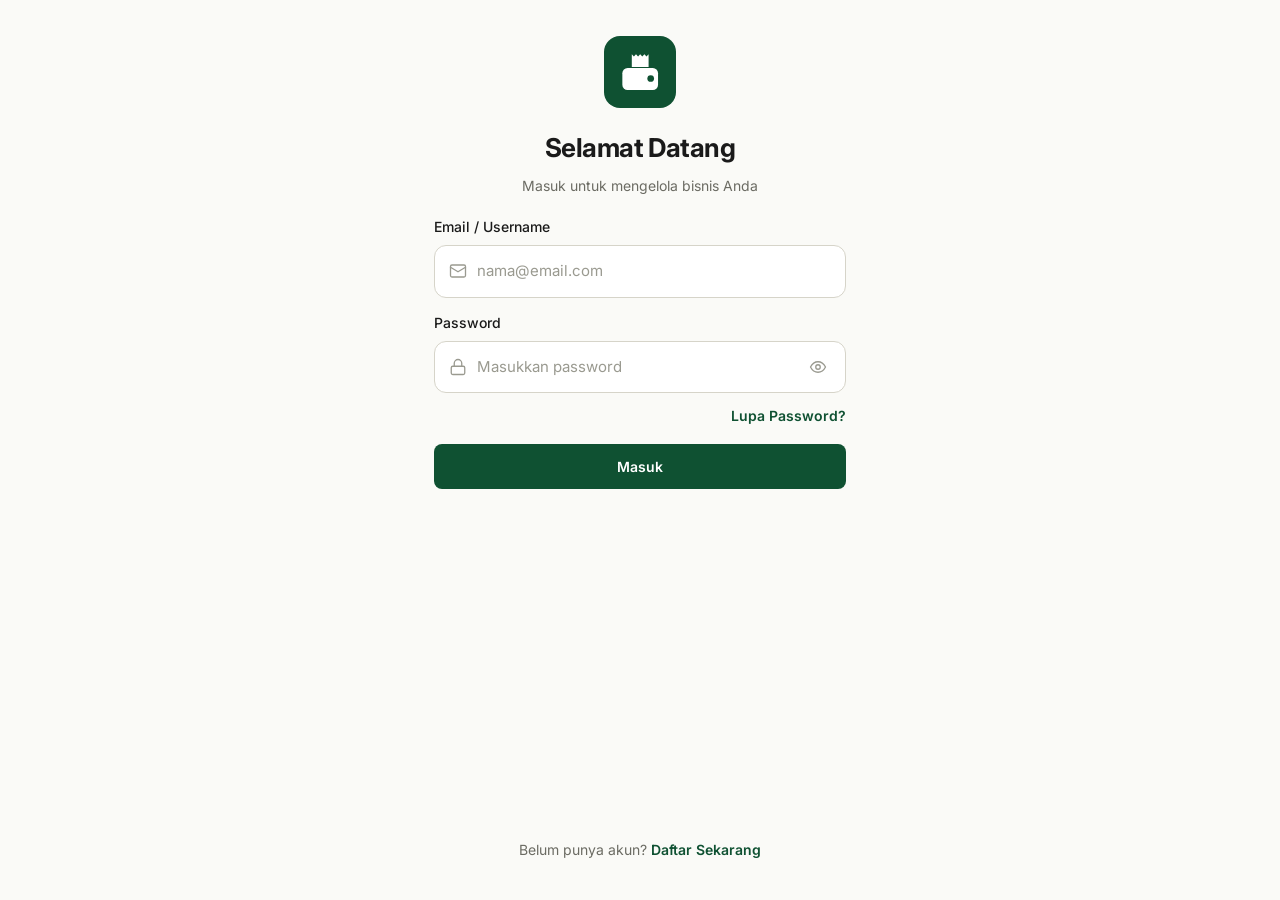
<file: index.html>
<!DOCTYPE html>
<html lang="id" data-theme="light">
<head>
  <meta charset="UTF-8" />
  <meta name="viewport" content="width=device-width, initial-scale=1.0, viewport-fit=cover" />
  <meta name="theme-color" content="#0F5132" />
  <title>SakuKasir</title>
  <link rel="preconnect" href="https://fonts.googleapis.com">
  <link rel="preconnect" href="https://fonts.gstatic.com" crossorigin>
  <link href="https://fonts.googleapis.com/css2?family=Inter:wght@400;500;600;700&family=JetBrains+Mono:wght@400;500&display=swap" rel="stylesheet">
  <link rel="stylesheet" href="style.css" />
</head>
<body>

  <!-- LOGIN -->
  <section id="view-login" class="view active">
    <div class="auth-wrap">
      <div class="auth-brand">
        <div class="brand-mark" aria-hidden="true">
          <svg viewBox="0 0 24 24" fill="none" xmlns="http://www.w3.org/2000/svg">
            <path d="M8 3.5l1 1 1-1 1 1 1-1 1 1 1-1 1 1 1-1v6H8v-6z" fill="#fff"/>
            <rect x="3.5" y="10" width="17" height="10.5" rx="2.5" fill="#fff"/>
            <circle cx="17" cy="15" r="1.6" fill="var(--primary)"/>
          </svg>
        </div>
        <h1>Selamat Datang</h1>
        <p class="muted">Masuk untuk mengelola bisnis Anda</p>
      </div>

      <form id="login-form" class="auth-form">
        <label class="field-icon">
          <span>Email / Username</span>
          <div class="input-wrap">
            <svg width="18" height="18" viewBox="0 0 24 24" fill="none" stroke="currentColor" stroke-width="1.75" stroke-linecap="round" stroke-linejoin="round"><rect x="2" y="4" width="20" height="16" rx="2"/><path d="m22 7-10 6L2 7"/></svg>
            <input type="text" id="login-user" autocomplete="username" placeholder="nama@email.com" required />
          </div>
        </label>

        <label class="field-icon">
          <span>Password</span>
          <div class="input-wrap">
            <svg width="18" height="18" viewBox="0 0 24 24" fill="none" stroke="currentColor" stroke-width="1.75" stroke-linecap="round" stroke-linejoin="round"><rect x="3" y="11" width="18" height="11" rx="2"/><path d="M7 11V7a5 5 0 0 1 10 0v4"/></svg>
            <input type="password" id="login-pass" autocomplete="current-password" placeholder="Masukkan password" required />
            <button type="button" class="eye-btn" data-eye="login-pass" aria-label="Tampilkan password">
              <svg width="18" height="18" viewBox="0 0 24 24" fill="none" stroke="currentColor" stroke-width="1.75" stroke-linecap="round" stroke-linejoin="round"><path d="M2 12s3.5-7 10-7 10 7 10 7-3.5 7-10 7S2 12 2 12z"/><circle cx="12" cy="12" r="3"/></svg>
            </button>
          </div>
        </label>

        <div class="auth-row-end">
          <button type="button" class="btn-link" id="show-forgot">Lupa Password?</button>
        </div>

        <div id="login-error" class="form-error" hidden></div>

        <button type="submit" class="btn btn-primary btn-block btn-lg">Masuk</button>
      </form>

      <p class="auth-footer">
        Belum punya akun? <button type="button" class="btn-link-inline" id="show-register">Daftar Sekarang</button>
      </p>
    </div>
  </section>

  <!-- REGISTER -->
  <section id="view-register" class="view">
    <div class="auth-wrap">
      <button class="back-btn" id="reg-cancel" aria-label="Kembali">
        <svg width="20" height="20" viewBox="0 0 24 24" fill="none" stroke="currentColor" stroke-width="2" stroke-linecap="round" stroke-linejoin="round"><path d="M19 12H5"/><path d="m12 19-7-7 7-7"/></svg>
      </button>

      <div class="auth-head-left">
        <h1>Buat Akun</h1>
        <p class="muted">Daftarkan bisnis Anda untuk menyimpan data di cloud dan tetap bisa digunakan secara offline.</p>
      </div>

      <form id="register-form" class="auth-form">
        <label class="field-icon">
          <span>Nama Lengkap / Bisnis *</span>
          <div class="input-wrap">
            <svg width="18" height="18" viewBox="0 0 24 24" fill="none" stroke="currentColor" stroke-width="1.75" stroke-linecap="round" stroke-linejoin="round"><circle cx="12" cy="8" r="4"/><path d="M4 21v-2a4 4 0 0 1 4-4h8a4 4 0 0 1 4 4v2"/></svg>
            <input type="text" id="reg-displayname" placeholder="Nama Anda atau Bisnis" required />
          </div>
        </label>

        <label class="field-icon">
          <span>Email *</span>
          <div class="input-wrap">
            <svg width="18" height="18" viewBox="0 0 24 24" fill="none" stroke="currentColor" stroke-width="1.75" stroke-linecap="round" stroke-linejoin="round"><rect x="2" y="4" width="20" height="16" rx="2"/><path d="m22 7-10 6L2 7"/></svg>
            <input type="email" id="reg-email" placeholder="contoh@email.com" required />
          </div>
        </label>

        <label class="field-icon">
          <span>Password *</span>
          <div class="input-wrap">
            <svg width="18" height="18" viewBox="0 0 24 24" fill="none" stroke="currentColor" stroke-width="1.75" stroke-linecap="round" stroke-linejoin="round"><rect x="3" y="11" width="18" height="11" rx="2"/><path d="M7 11V7a5 5 0 0 1 10 0v4"/></svg>
            <input type="password" id="reg-password" minlength="6" placeholder="Minimal 6 karakter" required />
            <button type="button" class="eye-btn" data-eye="reg-password" aria-label="Tampilkan password">
              <svg width="18" height="18" viewBox="0 0 24 24" fill="none" stroke="currentColor" stroke-width="1.75" stroke-linecap="round" stroke-linejoin="round"><path d="M2 12s3.5-7 10-7 10 7 10 7-3.5 7-10 7S2 12 2 12z"/><circle cx="12" cy="12" r="3"/></svg>
            </button>
          </div>
        </label>

        <label class="field-icon">
          <span>Konfirmasi Password *</span>
          <div class="input-wrap">
            <svg width="18" height="18" viewBox="0 0 24 24" fill="none" stroke="currentColor" stroke-width="1.75" stroke-linecap="round" stroke-linejoin="round"><rect x="3" y="11" width="18" height="11" rx="2"/><path d="M7 11V7a5 5 0 0 1 10 0v4"/></svg>
            <input type="password" id="reg-password2" placeholder="Ulangi password" required />
            <button type="button" class="eye-btn" data-eye="reg-password2" aria-label="Tampilkan password">
              <svg width="18" height="18" viewBox="0 0 24 24" fill="none" stroke="currentColor" stroke-width="1.75" stroke-linecap="round" stroke-linejoin="round"><path d="M2 12s3.5-7 10-7 10 7 10 7-3.5 7-10 7S2 12 2 12z"/><circle cx="12" cy="12" r="3"/></svg>
            </button>
          </div>
        </label>

        <label class="field-icon">
          <span>WhatsApp (Opsional)</span>
          <div class="input-wrap">
            <svg width="18" height="18" viewBox="0 0 24 24" fill="none" stroke="#25D366" stroke-width="1.75" stroke-linecap="round" stroke-linejoin="round"><path d="M21 11.5a8.38 8.38 0 0 1-.9 3.8 8.5 8.5 0 0 1-7.6 4.7 8.38 8.38 0 0 1-3.8-.9L3 21l1.9-5.7a8.38 8.38 0 0 1-.9-3.8 8.5 8.5 0 0 1 4.7-7.6 8.38 8.38 0 0 1 3.8-.9h.5a8.48 8.48 0 0 1 8 8v.5z"/></svg>
            <input type="tel" id="reg-whatsapp" placeholder="08123456789" />
          </div>
        </label>

        <div id="register-error" class="form-error" hidden></div>

        <button type="submit" class="btn btn-primary btn-block btn-lg">Daftar</button>
      </form>

      <p class="auth-footer">
        Sudah punya akun? <button type="button" class="btn-link-inline" id="show-login">Masuk disini</button>
      </p>
    </div>
  </section>

  <!-- SETUP BISNIS -->
  <section id="view-setup" class="view">
    <div class="auth-wrap">
      <button class="back-btn" id="setup-back" aria-label="Kembali">
        <svg width="20" height="20" viewBox="0 0 24 24" fill="none" stroke="currentColor" stroke-width="2" stroke-linecap="round" stroke-linejoin="round"><path d="M19 12H5"/><path d="m12 19-7-7 7-7"/></svg>
      </button>

      <div class="auth-head-left">
        <h1>Setup Bisnis</h1>
        <p class="muted">Lengkapi informasi bisnis Anda</p>
      </div>

      <form id="setup-form" class="auth-form">
        <label class="field-icon">
          <span>Nama Bisnis *</span>
          <div class="input-wrap">
            <input type="text" id="setup-name" placeholder="Nama bisnis" required />
          </div>
        </label>

        <label class="field-icon">
          <span>Alamat Bisnis *</span>
          <div class="input-wrap">
            <input type="text" id="setup-address" placeholder="Alamat lengkap" required />
          </div>
        </label>

        <label class="field-icon">
          <span>No Telepon Bisnis *</span>
          <div class="input-wrap">
            <input type="tel" id="setup-phone" placeholder="Nomor telepon" required />
          </div>
        </label>

        <label class="field-icon">
          <span>Email Bisnis</span>
          <div class="input-wrap">
            <input type="email" id="setup-email" readonly />
          </div>
        </label>

        <label class="field-icon">
          <span>Jenis Bisnis *</span>
          <div class="input-wrap select-wrap">
            <svg width="18" height="18" viewBox="0 0 24 24" fill="none" stroke="currentColor" stroke-width="1.75" stroke-linecap="round" stroke-linejoin="round"><rect x="3" y="3" width="18" height="18" rx="2"/><path d="M9 3v18"/><path d="M14 8h4"/><path d="M14 12h4"/><path d="M14 16h4"/></svg>
            <select id="setup-type" required>
              <option value="">Pilih jenis bisnis</option>
              <option>Kafe / Coffee Shop</option>
              <option>Restoran</option>
              <option>Warung / Kelontong</option>
              <option>Retail</option>
              <option>Jasa</option>
              <option>Lainnya</option>
            </select>
          </div>
        </label>

        <button type="submit" class="btn btn-primary btn-block btn-lg">Selesai Setup</button>
      </form>
    </div>
  </section>

  <!-- FORGOT -->
  <section id="view-forgot" class="view">
    <div class="auth-wrap">
      <button class="back-btn" id="forgot-cancel" aria-label="Kembali">
        <svg width="20" height="20" viewBox="0 0 24 24" fill="none" stroke="currentColor" stroke-width="2" stroke-linecap="round" stroke-linejoin="round"><path d="M19 12H5"/><path d="m12 19-7-7 7-7"/></svg>
      </button>

      <div class="auth-head-left">
        <h1>Lupa Password?</h1>
        <p class="muted">Masukkan email yang terdaftar. Kami akan mengirimkan token untuk mereset password Anda.</p>
      </div>

      <form id="forgot-form" class="auth-form">
        <label class="field-icon">
          <span>Email</span>
          <div class="input-wrap">
            <svg width="18" height="18" viewBox="0 0 24 24" fill="none" stroke="currentColor" stroke-width="1.75" stroke-linecap="round" stroke-linejoin="round"><rect x="2" y="4" width="20" height="16" rx="2"/><path d="m22 7-10 6L2 7"/></svg>
            <input type="email" id="forgot-email" placeholder="nama@email.com" required />
          </div>
        </label>

        <button type="submit" class="btn btn-primary btn-block btn-lg">Kirim Instruksi</button>
      </form>
    </div>
  </section>

  <!-- APP -->
  <section id="view-app" class="view">
    <aside class="tablet-sidebar" id="tablet-sidebar" aria-hidden="true"></aside>

    <header class="app-header">
      <div class="header-left">
        <div class="app-title">SakuKasir</div>
        <button class="outlet-chip" id="outlet-chip" hidden>
          <span id="outlet-name">Toko Berkah</span>
          <svg width="14" height="14" viewBox="0 0 24 24" fill="none" stroke="currentColor" stroke-width="2"><path d="m6 9 6 6 6-6"/></svg>
        </button>
      </div>
      <div class="header-right">
        <button class="sync-btn" id="sync-indicator" data-status="synced" title="Status sinkronisasi" aria-label="Status sinkronisasi">
          <svg width="18" height="18" viewBox="0 0 24 24" fill="none" stroke="currentColor" stroke-width="1.75" stroke-linecap="round" stroke-linejoin="round" aria-hidden="true">
            <path d="M21 12a9 9 0 0 0-9-9 9.75 9.75 0 0 0-6.74 2.74L3 8"/>
            <path d="M3 3v5h5"/>
            <path d="M3 12a9 9 0 0 0 9 9 9.75 9.75 0 0 0 6.74-2.74L21 16"/>
            <path d="M16 16h5v5"/>
          </svg>
        </button>
        <button class="icon-btn" id="notif-btn" title="Notifikasi" aria-label="Notifikasi">
          <svg width="18" height="18" viewBox="0 0 24 24" fill="none" stroke="currentColor" stroke-width="1.75" stroke-linecap="round" stroke-linejoin="round">
            <path d="M6 8a6 6 0 0 1 12 0c0 7 3 9 3 9H3s3-2 3-9"/>
            <path d="M10.3 21a1.94 1.94 0 0 0 3.4 0"/>
          </svg>
          <span class="badge-dot" id="notif-dot"></span>
        </button>
        <button class="avatar-btn" id="avatar-btn" title="Akun" aria-label="Akun"></button>
      </div>
    </header>

    <div id="offline-banner" class="offline-banner" hidden>
      <span class="sync-dot" data-status="pending"></span>
      <span id="offline-text">Mode offline</span>
      <button class="btn-link" id="sync-now-inline">Sync sekarang</button>
    </div>

    <main id="main" class="app-main"></main>
    <nav class="bottom-nav" id="bottom-nav"></nav>
  </section>

  <div id="sheet-backdrop" class="sheet-backdrop" hidden></div>
  <div id="sheet" class="sheet" hidden>
    <div class="sheet-handle"></div>
    <div id="sheet-content"></div>
  </div>

  <div id="toast-host" class="toast-host"></div>
  <div id="modal-host"></div>
  <div id="receipt-host"></div>

  <script src="app.js"></script>
</body>
</html>
</file>
<file: style.css>
/* TOKENS */
:root {
  --primary: #0F5132; --primary-hover: #0A3D26; --primary-soft: #E7F0EA;
  --cash: #16A34A; --cash-soft: #DCFCE7;
  --qris: #7C3AED; --qris-soft: #EDE9FE;
  --alert: #DC2626; --alert-soft: #FEE2E2;
  --warn: #D97706; --warn-soft: #FEF3C7;
  --surface: #FAFAF7; --surface-alt: #F1F0EA; --card: #FFFFFF;
  --border: #E5E3DA; --border-strong: #D6D4C9;
  --text: #1A1A1A; --text-muted: #6B6B63; --text-faint: #9A9A90;
  --radius-sm: .5rem; --radius: .75rem; --radius-lg: 1rem;
  --shadow-1: 0 1px 2px rgba(0,0,0,0.06);
  --shadow-2: 0 4px 16px rgba(0,0,0,0.08);
  --header-h: 3.5rem; --nav-h: 4rem; --max-w: 80rem; --cart-bar-h: 6rem;
}
[data-theme="dark"] {
  --primary: #22A06B; --primary-hover: #2BB97C; --primary-soft: #0F2A1E;
  --cash: #34D399; --cash-soft: #064E3B;
  --qris: #A78BFA; --qris-soft: #3B2A63;
  --alert: #F87171; --alert-soft: #4C1D1D;
  --warn: #FBBF24; --warn-soft: #4A3410;
  --surface: #0F0F0D; --surface-alt: #1A1A17; --card: #17171A;
  --border: #2A2A26; --border-strong: #3A3A34;
  --text: #F5F5F0; --text-muted: #A0A09A; --text-faint: #6E6E68;
  --shadow-1: 0 1px 2px rgba(0,0,0,0.4); --shadow-2: 0 4px 16px rgba(0,0,0,0.5);
}

/* RESET */
*, *::before, *::after { box-sizing: border-box; }
html, body { margin: 0; padding: 0; }
html { -webkit-text-size-adjust: 100%; }
body {
  font-family: 'Inter', -apple-system, BlinkMacSystemFont, system-ui, sans-serif;
  font-size: .875rem; line-height: 1.5; color: var(--text); background: var(--surface);
  -webkit-font-smoothing: antialiased; -moz-osx-font-smoothing: grayscale;
  overscroll-behavior-y: none; transition: background-color .2s, color .2s;
}
button { font: inherit; cursor: pointer; color: inherit; }
input, textarea, select { font: inherit; color: inherit; }
h1, h2, h3, h4 { margin: 0; font-weight: 600; letter-spacing: -0.01em; }
p { margin: 0; }
img { max-width: 100%; display: block; }
.view { display: none; }
.view.active { display: block; }

/* AUTH */
.auth-wrap { min-height: 100dvh; max-width: 28.75rem; margin: 0 auto; padding: 1.5rem 1.5rem 2.5rem; display: flex; flex-direction: column; gap: 1.25rem; position: relative; }
.auth-wrap > .back-btn { position: absolute; top: 1.25rem; left: 1rem; z-index: 2; }
.auth-brand { text-align: center; padding-top: .75rem; }
.auth-brand .brand-mark { width: 4.5rem; height: 4.5rem; margin: 0 auto 1.25rem; border-radius: 1rem; }
.auth-brand h1 { font-size: 1.625rem; margin-bottom: .5rem; font-weight: 700; letter-spacing: -0.02em; }
.auth-brand p { font-size: .875rem; color: var(--text-muted); max-width: 21.25rem; margin: 0 auto; line-height: 1.5; }
.auth-head-left { padding-top: 4.25rem; text-align: left; }
.auth-head-left h1 { font-size: 1.75rem; font-weight: 700; letter-spacing: -0.02em; margin-bottom: .5rem; }
.auth-head-left p { font-size: .875rem; color: var(--text-muted); line-height: 1.5; }
.auth-form { display: flex; flex-direction: column; gap: .875rem; }
.auth-footer { text-align: center; font-size: .875rem; color: var(--text-muted); margin-top: auto; padding-top: 1.25rem; }
.auth-row-end { display: flex; justify-content: flex-end; margin-top: -.375rem; }

/* FIELD ICON */
.field-icon { display: flex; flex-direction: column; gap: .5rem; }
.field-icon > span { font-size: .875rem; font-weight: 500; color: var(--text); }
.input-wrap { position: relative; display: flex; align-items: center; background: var(--card); border: 1px solid var(--border-strong); border-radius: var(--radius); padding: 0 .875rem; min-height: 3.25rem; transition: border-color .15s, box-shadow .15s; }
.input-wrap:focus-within { border-color: var(--primary); box-shadow: 0 0 0 3px var(--primary-soft); }
.input-wrap > svg { flex-shrink: 0; color: var(--text-faint); margin-right: .625rem; }
.input-wrap input, .input-wrap select { flex: 1; border: none; background: none; outline: none; padding: .875rem 0; font-size: .9375rem; color: var(--text); font-family: inherit; width: 100%; min-width: 0; }
.input-wrap input::placeholder { color: var(--text-faint); }
.input-wrap input:disabled, .input-wrap input[readonly] { color: var(--text-muted); cursor: default; }
.input-wrap select { appearance: none; cursor: pointer; padding-right: 1.5rem; }
.input-wrap.select-wrap { position: relative; }
.input-wrap.select-wrap::after { content: ''; position: absolute; right: 1rem; top: 50%; width: .625rem; height: .625rem; border-right: 2px solid var(--text-muted); border-bottom: 2px solid var(--text-muted); transform: translateY(-70%) rotate(45deg); pointer-events: none; }
.eye-btn { flex-shrink: 0; background: none; border: none; padding: .25rem; margin-left: .375rem; color: var(--text-faint); display: inline-flex; align-items: center; justify-content: center; border-radius: .375rem; transition: color .15s, background .15s; }
.eye-btn:hover { color: var(--text); background: var(--surface-alt); }
.back-btn { width: 2.5rem; height: 2.5rem; display: inline-flex; align-items: center; justify-content: center; border-radius: 50%; border: none; background: var(--surface-alt); color: var(--text); transition: background .15s, transform .1s; flex-shrink: 0; }
.back-btn:hover { background: var(--border); }
.back-btn:active { transform: scale(.95); }
.btn-link-inline { background: none; border: none; color: var(--primary); font-weight: 600; padding: 0; font-family: inherit; font-size: inherit; cursor: pointer; }
.btn-link-inline:hover { text-decoration: underline; }
.btn-lg { min-height: 3.25rem; font-size: .9375rem; border-radius: var(--radius); font-weight: 600; }

/* BRAND */
.brand-mark { width: 3.5rem; height: 3.5rem; background: var(--primary); color: #fff; border-radius: var(--radius); display: inline-flex; align-items: center; justify-content: center; font-weight: 700; font-size: 1.25rem; letter-spacing: -0.02em; }
.brand-mark.small { width: 2rem; height: 2rem; font-size: .8125rem; border-radius: var(--radius-sm); margin: 0; user-select: none; }
.brand-mark svg { width: 70%; height: 70%; display: block; }
.brand-mark.small svg { width: 72%; height: 72%; }

/* FIELD */
.field { display: grid; gap: .375rem; }
.field > span { font-size: .8125rem; font-weight: 500; color: var(--text-muted); }
.field input, .field select, .field textarea { width: 100%; padding: .6875rem .75rem; background: var(--card); border: 1px solid var(--border-strong); border-radius: var(--radius-sm); font-size: .9375rem; color: var(--text); font-family: inherit; transition: border-color .15s, box-shadow .15s; }
.field input:disabled, .field select:disabled, .field textarea:disabled { background: var(--surface-alt); color: var(--text-muted); cursor: not-allowed; }
.field input:focus, .field select:focus, .field textarea:focus { outline: none; border-color: var(--primary); box-shadow: 0 0 0 3px var(--primary-soft); }
.field select { appearance: none; background-image: url("data:image/svg+xml,%3Csvg xmlns='http://www.w3.org/2000/svg' width='16' height='16' viewBox='0 0 24 24' fill='none' stroke='%236B6B63' stroke-width='2' stroke-linecap='round' stroke-linejoin='round'%3E%3Cpath d='m6 9 6 6 6-6'/%3E%3C/svg%3E"); background-repeat: no-repeat; background-position: right .75rem center; padding-right: 2.25rem; }
[data-theme="dark"] .field select { background-image: url("data:image/svg+xml,%3Csvg xmlns='http://www.w3.org/2000/svg' width='16' height='16' viewBox='0 0 24 24' fill='none' stroke='%23A0A09A' stroke-width='2' stroke-linecap='round' stroke-linejoin='round'%3E%3Cpath d='m6 9 6 6 6-6'/%3E%3C/svg%3E"); }
.hint { font-size: .75rem; color: var(--text-faint); margin: 0; }
.muted { color: var(--text-muted); }
.small { font-size: .75rem; }
.hidden { display: none !important; }
.form-error { padding: .625rem .75rem; background: var(--alert-soft); color: var(--alert); border-radius: var(--radius-sm); font-size: .8125rem; font-weight: 500; }

/* BUTTON */
.btn { display: inline-flex; align-items: center; justify-content: center; gap: .375rem; padding: .6875rem 1rem; border-radius: var(--radius-sm); border: 1px solid transparent; font-weight: 600; font-size: .875rem; min-height: 2.75rem; user-select: none; white-space: nowrap; font-family: inherit; transition: background .15s, border-color .15s, transform .05s, opacity .15s; }
.btn:active:not(:disabled) { transform: scale(.985); }
.btn:disabled { opacity: .45; cursor: not-allowed; }
.btn-primary { background: var(--primary); color: #fff; }
.btn-primary:hover:not(:disabled) { background: var(--primary-hover); }
.btn-ghost { background: transparent; color: var(--text); border-color: var(--border-strong); }
.btn-ghost:hover:not(:disabled) { background: var(--surface-alt); }
.btn-danger { background: var(--alert); color: #fff; }
.btn-danger:hover:not(:disabled) { filter: brightness(.95); }
.btn-block { width: 100%; }
.btn-link { background: none; border: none; color: var(--primary); font-weight: 600; padding: .25rem 0; font-size: .875rem; font-family: inherit; }
.btn-link:hover { text-decoration: underline; }
.btn.loading { pointer-events: none; opacity: .7; position: relative; color: transparent !important; }
.btn.loading::after { content: ''; position: absolute; top: 50%; left: 50%; width: 1rem; height: 1rem; margin: -.5rem 0 0 -.5rem; border: 2px solid rgba(255,255,255,.4); border-top-color: #fff; border-radius: 50%; animation: spin .6s linear infinite; }
@keyframes spin { to { transform: rotate(360deg); } }
.icon-btn { width: 2.5rem; height: 2.5rem; display: inline-flex; align-items: center; justify-content: center; background: transparent; border: none; border-radius: var(--radius-sm); color: var(--text); position: relative; transition: background .15s; flex-shrink: 0; }
.icon-btn:hover { background: var(--surface-alt); }
.icon-btn:active { transform: scale(.95); }
.icon-btn.sm { width: 2rem; height: 2rem; }
.icon-btn.sm svg { width: 1rem; height: 1rem; }
.badge-dot { position: absolute; top: .5rem; right: .5rem; width: .5rem; height: .5rem; background: var(--alert); border-radius: 50%; border: 2px solid var(--surface); }

/* APP TITLE (header kiri) */
.app-title {
  font-size: 1.1875rem;
  font-weight: 600;
  letter-spacing: -0.02em;
  color: var(--text);
  line-height: 1.1;
  user-select: none;
}

/* OUTLET CHIP (hidden, jangkar untuk sheet ganti outlet) */
.header-left .outlet-chip[hidden] { display: none !important; }

/* HEADER RIGHT: samakan circle untuk sync, notif, avatar */
.header-right { gap: .375rem; }

.header-right .icon-btn {
  width: 2.25rem;
  height: 2.25rem;
  border-radius: 50%;
  background: var(--surface-alt);
  color: var(--text);
}
.header-right .icon-btn:hover { background: var(--border); }

.header-right .badge-dot {
  top: .3125rem;
  right: .3125rem;
  border-color: var(--surface-alt);
}

/* SYNC BUTTON (header) — circle 36px, match avatar-btn */
.sync-btn {
  width: 2.25rem;
  height: 2.25rem;
  display: inline-flex;
  align-items: center;
  justify-content: center;
  background: var(--surface-alt);
  border: none;
  border-radius: 50%;
  color: var(--text);
  cursor: pointer;
  position: relative;
  flex-shrink: 0;
  transition: background .15s, color .15s, transform .1s;
}
.sync-btn:hover { background: var(--border); }
.sync-btn:active { transform: scale(.94); }
.sync-btn svg { display: block; }

.sync-btn[data-status="synced"]  { color: var(--text); }
.sync-btn[data-status="pending"] { color: var(--warn); }
.sync-btn[data-status="pending"] svg { animation: syncSpin 1.8s linear infinite; }
.sync-btn[data-status="error"]   { color: var(--alert); }

@keyframes syncSpin {
  from { transform: rotate(0deg); }
  to   { transform: rotate(360deg); }
}

/* AVATAR BUTTON (header) */
.avatar-btn {
  width: 2.25rem;
  height: 2.25rem;
  border-radius: 50%;
  background: var(--primary);
  color: #fff;
  border: none;
  display: inline-flex;
  align-items: center;
  justify-content: center;
  font-family: inherit;
  font-weight: 600;
  font-size: .875rem;
  letter-spacing: 0;
  flex-shrink: 0;
  transition: transform .1s, filter .15s;
}
.avatar-btn:hover { filter: brightness(1.08); }
.avatar-btn:active { transform: scale(.94); }

/* ACCOUNT SHEET */
.account-head {
  display: flex;
  align-items: center;
  gap: .875rem;
  padding: .25rem 0 1rem;
  border-bottom: 1px solid var(--border);
}
.account-avatar {
  width: 3rem;
  height: 3rem;
  border-radius: 50%;
  background: var(--primary);
  color: #fff;
  display: flex;
  align-items: center;
  justify-content: center;
  font-weight: 600;
  font-size: 1.125rem;
  flex-shrink: 0;
}
.account-info { min-width: 0; flex: 1; }
.account-name {
  font-weight: 600;
  font-size: 1rem;
  letter-spacing: -0.01em;
  overflow: hidden;
  text-overflow: ellipsis;
  white-space: nowrap;
}
.account-sub {
  font-size: .75rem;
  color: var(--text-muted);
  margin-top: 2px;
}

/* APP SHELL */
.app-header { position: sticky; top: 0; height: var(--header-h); padding: 0 .75rem; display: flex; align-items: center; justify-content: space-between; background: var(--card); border-bottom: 1px solid var(--border); z-index: 20; }
.header-left, .header-right { display: flex; align-items: center; gap: .375rem; }
.header-left { gap: .625rem; }
.outlet-chip { display: inline-flex; align-items: center; gap: .375rem; padding: .375rem .625rem; background: var(--surface-alt); border: 1px solid var(--border); border-radius: 62.4375rem; font-size: .8125rem; font-weight: 500; color: var(--text); max-width: 11.25rem; transition: background .15s; }
.outlet-chip:hover { background: var(--border); }
.outlet-chip span { overflow: hidden; text-overflow: ellipsis; white-space: nowrap; }
.sync-dot { width: .625rem; height: .625rem; border-radius: 50%; display: inline-block; background: var(--cash); box-shadow: 0 0 0 3px var(--cash-soft); flex-shrink: 0; }
.sync-dot[data-status="pending"] { background: var(--warn); box-shadow: 0 0 0 3px var(--warn-soft); animation: syncPulse 2s infinite; }
.sync-dot[data-status="error"] { background: var(--alert); box-shadow: 0 0 0 3px var(--alert-soft); }
@keyframes syncPulse { 0%,100%{opacity:1} 50%{opacity:.5} }
.offline-banner { display: flex; align-items: center; gap: .625rem; padding: .5rem 1rem; background: var(--warn-soft); color: var(--text); font-size: .8125rem; border-bottom: 1px solid var(--border); font-weight: 500; }
.offline-banner .btn-link { margin-left: auto; color: var(--warn); }
.app-main { padding: 1rem; padding-bottom: calc(var(--nav-h) + 1.5rem); max-width: var(--max-w); margin: 0 auto; min-height: calc(100dvh - var(--header-h)); }
.app-main.has-sticky-bar { padding-bottom: calc(var(--nav-h) + var(--cart-bar-h) + 1.5rem); }
.app-main.no-nav { padding-bottom: 1.5rem; }

/* BOTTOM NAV */
.bottom-nav { position: fixed; bottom: 0; left: 0; right: 0; height: var(--nav-h); background: var(--card); border-top: 1px solid var(--border); display: flex; padding-bottom: env(safe-area-inset-bottom); z-index: 30; }
.bottom-nav.hidden { display: none; }
.nav-item { flex: 1; display: flex; flex-direction: column; align-items: center; justify-content: center; gap: .1875rem; background: none; border: none; color: var(--text-muted); font-size: .6875rem; font-weight: 500; padding: .5rem .25rem; transition: color .15s; font-family: inherit; }
.nav-item svg { width: 1.375rem; height: 1.375rem; }
.nav-item.active { color: var(--primary); }
.nav-item.active svg { stroke-width: 2.25; }

/* PAGE HEADER */
.page-head { display: flex; align-items: flex-start; justify-content: space-between; margin-bottom: 1rem; gap: .75rem; flex-wrap: wrap; }
.page-head h2 { font-size: 1.25rem; }
.page-head .sub { font-size: .8125rem; color: var(--text-muted); margin-top: 2px; }

/* KPI */
.kpi-hero { padding: 1.25rem; background: var(--card); border: 1px solid var(--border); border-radius: var(--radius); margin-bottom: 1rem; }
.kpi-hero .label { font-size: .8125rem; color: var(--text-muted); }
.kpi-hero .amount { font-size: 2rem; font-weight: 700; font-variant-numeric: tabular-nums; letter-spacing: -0.02em; margin: .25rem 0 .375rem; line-height: 1.1; }
.kpi-hero .delta { font-size: .8125rem; color: var(--cash); font-weight: 500; }
.kpi-hero .delta.neg { color: var(--alert); }
.kpi-grid { display: grid; grid-template-columns: repeat(2, 1fr); gap: .625rem; margin-bottom: 1rem; }
.kpi-card { padding: .875rem; background: var(--card); border: 1px solid var(--border); border-radius: var(--radius); }
.kpi-card .label { font-size: .75rem; color: var(--text-muted); }
.kpi-card .amount { font-size: 1.125rem; font-weight: 700; font-variant-numeric: tabular-nums; margin-top: .25rem; letter-spacing: -0.01em; }
.kpi-compact { display: grid; grid-template-columns: repeat(2, 1fr); gap: 1px; background: var(--border); border: 1px solid var(--border); border-radius: var(--radius); overflow: hidden; margin-bottom: 1rem; }
.kpi-compact > div { background: var(--card); padding: .875rem; }
.kpi-compact .label { font-size: .75rem; color: var(--text-muted); }
.kpi-compact .amount { font-size: 1rem; font-weight: 700; font-variant-numeric: tabular-nums; margin-top: .25rem; }

/* KPI AMOUNT */
.kpi-card .amount,
.kpi-compact .amount {
  display: flex;
  flex-direction: column;
  align-items: flex-start;
  gap: 2px;
  line-height: 1;
}
.kpi-card .amount .amount-currency,
.kpi-compact .amount .amount-currency {
  font-size: .625rem;
  font-weight: 600;
  color: var(--text-muted);
  letter-spacing: .04em;
  text-transform: uppercase;
  line-height: 1;
}
.kpi-card .amount .amount-value,
.kpi-compact .amount .amount-value {
  font-size: 1.0625rem;
  font-weight: 700;
  font-variant-numeric: tabular-nums;
  letter-spacing: -0.02em;
  line-height: 1.1;
  color: inherit;
}

/* CHART */
.chart-card { padding: 1rem; background: var(--card); border: 1px solid var(--border); border-radius: var(--radius); margin-bottom: 1rem; }
.chart-title { font-size: .8125rem; color: var(--text-muted); margin-bottom: .75rem; }
.bar-chart { display: flex; align-items: flex-end; gap: .5rem; height: 6.25rem; }
.bar-col { flex: 1; display: flex; flex-direction: column; align-items: center; gap: .375rem; height: 100%; justify-content: flex-end; }
.bar { width: 100%; background: var(--surface-alt); border-radius: .25rem; min-height: .25rem; transition: background .2s; }
.bar.today { background: var(--primary); }
.bar-day { font-size: .6875rem; color: var(--text-faint); }

/* METHOD BLOCK */
.method-block { padding: .75rem 0; }
.method-block + .method-block { border-top: 1px solid var(--border); }
.method-head {
  display: flex;
  justify-content: space-between;
  align-items: baseline;
  gap: .75rem;
  margin-bottom: .5rem;
}
.method-head .method-name {
  font-size: .8125rem;
  font-weight: 600;
  color: var(--text);
}
.method-head .method-nominal {
  font-size: .875rem;
  font-weight: 700;
  font-variant-numeric: tabular-nums;
  letter-spacing: -0.01em;
  color: var(--text);
}
.method-progress {
  width: 100%;
  height: .625rem;
  background: var(--surface-alt);
  border-radius: 62.4375rem;
  overflow: hidden;
}
.method-progress-fill {
  height: 100%;
  border-radius: 62.4375rem;
  transition: width .4s ease;
  min-width: .25rem;
}
.method-progress-fill.cash { background: var(--cash); }
.method-progress-fill.qris { background: var(--qris); }
.chart-card .method-block + .method-block {
  border-top: 1px solid var(--border);
  margin-top: .25rem;
  padding-top: .875rem;
}
.chart-card .method-block:last-child { padding-bottom: 0; }
.method-row { display: none !important; }

/* POS */
.pos-search { display: flex; align-items: center; gap: .5rem; padding: .625rem .875rem; background: var(--card); border: 1px solid var(--border-strong); border-radius: 62.4375rem; margin-bottom: .625rem; transition: border-color .15s, box-shadow .15s; }
.pos-search:focus-within { border-color: var(--primary); box-shadow: 0 0 0 3px var(--primary-soft); }
.pos-search input { border: none; background: none; outline: none; flex: 1; font-size: .9375rem; min-width: 0; }
.pos-search svg { color: var(--text-faint); flex-shrink: 0; }
.chip-row { display: flex; gap: .5rem; overflow-x: auto; padding-bottom: .75rem; margin-bottom: .25rem; scrollbar-width: none; -webkit-overflow-scrolling: touch; }
.chip-row::-webkit-scrollbar { display: none; }
.chip { flex-shrink: 0; padding: .4375rem .875rem; background: var(--card); border: 1px solid var(--border-strong); border-radius: 62.4375rem; font-size: .8125rem; font-weight: 500; white-space: nowrap; color: var(--text); transition: background .15s, color .15s, border-color .15s; font-family: inherit; }
.chip:hover { background: var(--surface-alt); }
.chip.active { background: var(--primary); color: #fff; border-color: var(--primary); }
.product-grid { display: grid; grid-template-columns: repeat(2, 1fr); gap: .625rem; }
@media (min-width: 520px) { .product-grid { grid-template-columns: repeat(3, 1fr); } }
@media (min-width: 900px) { .product-grid { grid-template-columns: repeat(4, 1fr); } }
.product-card { position: relative; padding: .75rem; background: var(--card); border: 1px solid var(--border); border-radius: var(--radius); text-align: left; display: flex; flex-direction: column; gap: .375rem; min-height: 6rem; transition: border-color .15s, transform .05s; font-family: inherit; color: var(--text); }
.product-card:hover { border-color: var(--primary); }
.product-card:active { transform: scale(.98); }
.product-card .pname { font-weight: 600; font-size: .875rem; line-height: 1.3; display: -webkit-box; -webkit-line-clamp: 2; -webkit-box-orient: vertical; overflow: hidden; word-break: break-word; }
.product-card .punit { font-size: .6875rem; color: var(--text-faint); }
.product-card .pprice { font-weight: 700; font-variant-numeric: tabular-nums; color: var(--primary); margin-top: auto; letter-spacing: -0.01em; }
.product-card .stock-badge { position: absolute; top: .5rem; right: .5rem; font-size: .625rem; font-weight: 600; padding: 2px .375rem; border-radius: .25rem; text-transform: uppercase; letter-spacing: .03em; }
.stock-badge.low { background: var(--warn-soft); color: var(--warn); }
.stock-badge.out { background: var(--alert-soft); color: var(--alert); }
.product-card.out { opacity: .45; pointer-events: none; }

/* CART BAR */
.cart-bar { position: fixed; bottom: calc(var(--nav-h) + .75rem); left: .75rem; right: .75rem; max-width: calc(var(--max-w) - 1.5rem); margin: 0 auto; padding: .75rem .875rem; background: var(--primary); color: #fff; border-radius: var(--radius); display: flex; align-items: center; gap: .75rem; box-shadow: var(--shadow-2); z-index: 25; border: none; text-align: left; font-family: inherit; cursor: pointer; transition: transform .15s, background .15s; min-height: 4.5rem; }
.cart-bar:hover { background: var(--primary-hover); }
.cart-bar .cart-count { font-size: .75rem; opacity: .85; margin-bottom: 2px; }
.cart-bar .cart-total { font-size: 1.0625rem; font-weight: 700; font-variant-numeric: tabular-nums; letter-spacing: -0.01em; }
.cart-bar .cart-cta { margin-left: auto; padding: .5rem .875rem; background: rgba(255,255,255,.18); border-radius: var(--radius-sm); font-weight: 600; font-size: .875rem; white-space: nowrap; }

/* STICKY PAY BAR */
.sticky-pay-bar { position: fixed; left: .75rem; right: .75rem; bottom: calc(var(--nav-h) + .75rem); max-width: calc(var(--max-w) - 1.5rem); margin: 0 auto; padding: .75rem .875rem; background: var(--primary); color: #fff; border: none; border-radius: var(--radius); display: flex; align-items: center; gap: .75rem; box-shadow: var(--shadow-2); z-index: 27; font-family: inherit; min-height: 4.5rem; }
.sticky-pay-bar .spb-info { flex: 1; min-width: 0; line-height: 1.2; }
.sticky-pay-bar .spb-count { font-size: .75rem; color: rgba(255,255,255,.85); margin-bottom: 2px; }
.sticky-pay-bar .spb-total { font-size: 1.0625rem; font-weight: 700; font-variant-numeric: tabular-nums; letter-spacing: -0.01em; color: #fff; }
.sticky-pay-bar .spb-cta { flex-shrink: 0; padding: .5rem .875rem; background: rgba(255,255,255,.18); border-radius: var(--radius-sm); font-weight: 600; font-size: .875rem; white-space: nowrap; color: #fff; line-height: 1.5; transition: background .15s; cursor: pointer; }
.sticky-pay-bar .spb-cta:hover { background: rgba(255,255,255,.28); }

/* CART */
.cart-list { padding: .25rem 0 .75rem; }
.cart-item { display: grid; grid-template-columns: 1fr auto; gap: .5rem; padding: .75rem 0; border-bottom: 1px solid var(--border); align-items: center; }
.cart-item:last-child { border-bottom: none; }
.cart-item .ci-name { font-weight: 500; word-break: break-word; }
.cart-item .ci-price { font-size: .75rem; color: var(--text-muted); margin-top: 2px; font-variant-numeric: tabular-nums; }
.cart-item .ci-total { font-weight: 700; font-variant-numeric: tabular-nums; text-align: right; }
.qty-ctrl { display: inline-flex; align-items: center; gap: 2px; background: var(--surface-alt); border-radius: var(--radius-sm); padding: 2px; }
.qty-ctrl button { width: 2.125rem; height: 2.125rem; border: none; background: transparent; border-radius: .375rem; font-size: 1.125rem; font-weight: 600; color: var(--text); transition: background .15s; font-family: inherit; }
.qty-ctrl button:hover { background: var(--border); }
.qty-ctrl .qty-val { min-width: 2rem; text-align: center; font-weight: 600; font-variant-numeric: tabular-nums; }
.summary-row { display: flex; justify-content: space-between; padding: .5rem 0; font-size: .875rem; font-variant-numeric: tabular-nums; }
.summary-row.total { font-size: 1.125rem; font-weight: 700; padding-top: .75rem; border-top: 1px solid var(--border); margin-top: .5rem; }

/* CHECKOUT ITEM CARD */
.checkout-items-list { display: grid; gap: .625rem; margin-bottom: 1rem; }
.checkout-item-card { padding: .875rem; background: var(--card); border: 1px solid var(--border); border-radius: var(--radius); }
.checkout-item-card .ci-top { display: flex; justify-content: space-between; align-items: flex-start; gap: .625rem; margin-bottom: .75rem; }
.checkout-item-card .ci-name { font-weight: 600; font-size: .9375rem; line-height: 1.3; word-break: break-word; }
.checkout-item-card .ci-price { font-size: .75rem; color: var(--text-muted); margin-top: .1875rem; font-variant-numeric: tabular-nums; }
.checkout-item-card .ci-bottom { display: flex; justify-content: space-between; align-items: center; padding-top: .625rem; border-top: 1px dashed var(--border); }
.checkout-item-card .ci-subtotal-label { font-size: .75rem; color: var(--text-muted); text-transform: uppercase; letter-spacing: .04em; font-weight: 600; }
.checkout-item-card .ci-subtotal-value { font-size: 1rem; font-weight: 700; font-variant-numeric: tabular-nums; color: var(--primary); letter-spacing: -0.01em; }

/* SHEET */
.sheet-backdrop { position: fixed; inset: 0; background: rgba(0,0,0,.4); z-index: 40; animation: fade .15s ease; }
.sheet { position: fixed; bottom: 0; left: 0; right: 0; max-height: 92dvh; background: var(--card); border-radius: var(--radius-lg) var(--radius-lg) 0 0; z-index: 41; padding: .5rem 1.25rem calc(1.5rem + env(safe-area-inset-bottom)); overflow-y: auto; animation: slideUp .22s cubic-bezier(.2,.8,.2,1); -webkit-overflow-scrolling: touch; }
@media (min-width: 640px) { .sheet { left: 50%; right: auto; transform: translateX(-50%); width: 32.5rem; max-width: 32.5rem; bottom: 1.5rem; border-radius: var(--radius-lg); padding-bottom: 1.5rem; } .sheet-handle { display: none; } }
.sheet-handle { width: 2.5rem; height: .25rem; background: var(--border-strong); border-radius: .25rem; margin: .25rem auto .75rem; }
@keyframes slideUp { from { transform: translateY(100%); } to { transform: translateY(0); } }
@media (min-width: 640px) { @keyframes slideUp { from { opacity: 0; transform: translateX(-50%) translateY(.75rem); } to { opacity: 1; transform: translateX(-50%) translateY(0); } } }
@keyframes fade { from { opacity: 0; } to { opacity: 1; } }

/* MODAL */
.modal-backdrop { position: fixed; inset: 0; background: rgba(0,0,0,.5); z-index: 80; display: flex; align-items: center; justify-content: center; padding: 1.25rem; animation: fade .15s ease; }
.modal { background: var(--card); border-radius: var(--radius-lg); padding: 1.5rem; max-width: 26.25rem; width: 100%; animation: pop .2s cubic-bezier(.2,.8,.2,1); max-height: 90dvh; overflow-y: auto; }
@keyframes pop { from { transform: scale(.95); opacity: 0; } to { transform: scale(1); opacity: 1; } }
.modal h3 { font-size: 1.0625rem; margin-bottom: .5rem; }
.modal p { color: var(--text-muted); margin: 0 0 1.25rem; font-size: .875rem; line-height: 1.55; }
.modal-actions { display: flex; gap: .625rem; justify-content: flex-end; margin-top: 1rem; }

/* TOAST */
.toast-host { position: fixed; top: calc(var(--header-h) + .75rem); left: 50%; transform: translateX(-50%); z-index: 90; display: flex; flex-direction: column; gap: .5rem; pointer-events: none; width: calc(100% - 2rem); max-width: 25rem; }
.toast { padding: .75rem 1rem; background: var(--text); color: var(--surface); border-radius: var(--radius-sm); font-size: .8125rem; font-weight: 500; box-shadow: var(--shadow-2); animation: toastIn .2s ease; pointer-events: auto; word-break: break-word; }
.toast.success { background: var(--cash); color: #fff; }
.toast.error { background: var(--alert); color: #fff; }
@keyframes toastIn { from { transform: translateY(-.75rem); opacity: 0; } to { transform: translateY(0); opacity: 1; } }

/* TX LIST */
.tx-list { display: grid; gap: .5rem; }
.tx-item { padding: .75rem .875rem; background: var(--card); border: 1px solid var(--border); border-radius: var(--radius); display: grid; grid-template-columns: 1fr auto; gap: .375rem .75rem; text-align: left; width: 100%; font-family: inherit; color: var(--text); transition: border-color .15s; }
.tx-item:hover { border-color: var(--primary); }
.tx-item .tx-id { font-family: 'JetBrains Mono', monospace; font-size: .75rem; color: var(--text-muted); display: flex; align-items: center; gap: .375rem; flex-wrap: wrap; }
.tx-item .tx-total { font-weight: 700; font-variant-numeric: tabular-nums; grid-row: span 2; align-self: center; font-size: .9375rem; letter-spacing: -0.01em; }
.tx-item .tx-meta { font-size: .75rem; color: var(--text-muted); font-variant-numeric: tabular-nums; }
.sync-badge { display: inline-flex; align-items: center; gap: .1875rem; font-size: .625rem; font-weight: 600; padding: 2px .375rem; border-radius: .25rem; text-transform: uppercase; letter-spacing: .03em; }
.sync-badge.synced { background: var(--cash-soft); color: var(--cash); }
.sync-badge.pending { background: var(--warn-soft); color: var(--warn); }
.sync-badge.error { background: var(--alert-soft); color: var(--alert); }
.tx-item .tx-status { display: inline-flex; align-items: center; gap: .1875rem; font-size: .625rem; font-weight: 700; padding: 2px .375rem; border-radius: .25rem; text-transform: uppercase; letter-spacing: .03em; }
.tx-status.void { background: var(--alert-soft); color: var(--alert); }
.tx-status.refunded { background: var(--warn-soft); color: var(--warn); }
.tx-status.partial { background: var(--warn-soft); color: var(--warn); }
.tx-item.void .tx-total, .tx-item.refunded .tx-total { text-decoration: line-through; color: var(--text-faint); }
.tx-refund-note { grid-column: 1 / -1; font-size: .6875rem; color: var(--warn); margin-top: 2px; font-variant-numeric: tabular-nums; }

/* VOID REFUND */
.refund-items { display: grid; gap: .375rem; padding: .5rem 0; border-top: 1px solid var(--border); border-bottom: 1px solid var(--border); margin: .5rem 0; }
.refund-item { display: flex; align-items: center; gap: .625rem; padding: .5rem; border-radius: var(--radius-sm); cursor: pointer; transition: background .15s; }
.refund-item:hover { background: var(--surface-alt); }
.refund-item.checked { background: var(--primary-soft); }
.refund-item .ri-check { width: 1.25rem; height: 1.25rem; border: 2px solid var(--border-strong); border-radius: .25rem; display: flex; align-items: center; justify-content: center; flex-shrink: 0; transition: background .15s, border-color .15s; }
.refund-item.checked .ri-check { background: var(--primary); border-color: var(--primary); color: #fff; }
.refund-item .ri-check svg { width: .875rem; height: .875rem; opacity: 0; }
.refund-item.checked .ri-check svg { opacity: 1; }
.refund-item .ri-body { flex: 1; }
.refund-item .ri-name { font-weight: 500; font-size: .875rem; }
.refund-item .ri-sub { font-size: .75rem; color: var(--text-muted); font-variant-numeric: tabular-nums; }
.refund-item .ri-price { font-weight: 600; font-variant-numeric: tabular-nums; font-size: .875rem; }
.reason-grid { display: grid; grid-template-columns: 1fr 1fr; gap: .5rem; }
.reason-chip { padding: .625rem .75rem; background: var(--card); border: 1px solid var(--border-strong); border-radius: var(--radius-sm); font-size: .8125rem; font-weight: 500; text-align: left; cursor: pointer; transition: all .15s; font-family: inherit; color: var(--text); }
.reason-chip:hover { background: var(--surface-alt); }
.reason-chip.active { background: var(--primary-soft); border-color: var(--primary); color: var(--primary); }
.tx-actions-2 { display: grid; grid-template-columns: 1fr 1fr; gap: .5rem; }
.tx-actions-2.single { grid-template-columns: 1fr; }
.tx-actions-2 .btn { width: 100%; }
.status-banner { padding: .75rem .875rem; border-radius: var(--radius-sm); margin-bottom: 1rem; font-size: .8125rem; display: flex; align-items: flex-start; gap: .625rem; }
.status-banner.void { background: var(--alert-soft); color: var(--alert); }
.status-banner.refund { background: var(--warn-soft); color: var(--warn); }
.status-banner svg { flex-shrink: 0; margin-top: 1px; }
.status-banner strong { display: block; margin-bottom: 2px; }

/* EMPTY */
.empty { padding: 3rem 1.5rem; text-align: center; display: flex; flex-direction: column; align-items: center; gap: .625rem; }
.empty svg { color: var(--text-faint); }
.empty .empty-title { font-weight: 600; font-size: .9375rem; }
.empty .empty-sub { font-size: .8125rem; color: var(--text-muted); max-width: 17.5rem; line-height: 1.5; }
.empty .btn { margin-top: .5rem; }

/* SHIFT */
.shift-card { padding: 1.25rem; background: var(--card); border: 1px solid var(--border); border-radius: var(--radius); margin-bottom: 1rem; }
.shift-status { display: inline-flex; align-items: center; gap: .375rem; font-size: .75rem; font-weight: 600; text-transform: uppercase; letter-spacing: .04em; color: var(--cash); margin-bottom: .75rem; }
.shift-status::before { content: ''; width: .5rem; height: .5rem; background: currentColor; border-radius: 50%; animation: pulse 1.6s infinite; }
@keyframes pulse { 0%,100%{opacity:1} 50%{opacity:.4} }
.shift-rows { display: grid; gap: 0; margin: .75rem 0; }
.shift-row { display: flex; justify-content: space-between; padding: .5rem 0; border-bottom: 1px solid var(--border); font-size: .8125rem; font-variant-numeric: tabular-nums; gap: .75rem; }
.shift-row:last-child { border-bottom: none; }
.shift-row .lbl { color: var(--text-muted); }
.shift-row .val { font-weight: 600; text-align: right; }
.shift-row.expected .val { color: var(--primary); font-size: .9375rem; }
.section-title { font-size: .75rem; font-weight: 600; color: var(--text-muted); text-transform: uppercase; letter-spacing: .06em; margin: 1.25rem 0 .625rem; }
.section-title:first-child { margin-top: 0; }

/* SHIFT BANNER */
.shift-banner { display: flex; align-items: center; gap: .625rem; padding: .625rem .875rem; background: var(--card); border: 1px solid var(--border); border-radius: var(--radius); margin-bottom: .75rem; width: 100%; text-align: left; font-family: inherit; cursor: pointer; transition: border-color .15s, background .15s; }
.shift-banner:hover { border-color: var(--primary); background: var(--surface-alt); }

/* SUCCESS */
.success-screen { min-height: 70dvh; display: flex; flex-direction: column; align-items: center; justify-content: center; padding: 1.5rem; text-align: center; gap: .5rem; }
.success-icon { width: 4.5rem; height: 4.5rem; border-radius: 50%; background: var(--cash-soft); color: var(--cash); display: flex; align-items: center; justify-content: center; margin-bottom: .5rem; }
.success-screen h2 { font-size: 1.375rem; }
.success-screen .tx-num { font-family: 'JetBrains Mono', monospace; font-size: .8125rem; color: var(--text-muted); }
.success-total { font-size: 1.75rem; font-weight: 700; font-variant-numeric: tabular-nums; margin: .75rem 0 .25rem; letter-spacing: -0.02em; }
.success-meta { font-size: .875rem; color: var(--text-muted); margin-bottom: 1.25rem; }
.success-actions { display: grid; gap: .625rem; width: 100%; max-width: 20rem; margin-top: 1rem; }

/* PILLS */
.pill { display: inline-flex; align-items: center; gap: .25rem; padding: 2px .5rem; border-radius: 62.4375rem; font-size: .6875rem; font-weight: 600; text-transform: uppercase; letter-spacing: .03em; }
.pill.cash { background: var(--cash-soft); color: var(--cash); }
.pill.qris { background: var(--qris-soft); color: var(--qris); }
.pill-active { background: var(--cash-soft); color: var(--cash); padding: 2px .5rem; border-radius: 62.4375rem; font-size: .625rem; font-weight: 600; text-transform: uppercase; letter-spacing: .04em; }
.pill-inactive { background: var(--surface-alt); color: var(--text-muted); padding: 2px .5rem; border-radius: 62.4375rem; font-size: .625rem; font-weight: 600; text-transform: uppercase; letter-spacing: .04em; }

/* FORM PAGE */
.form-page { display: grid; gap: .875rem; }
.form-section { padding: 1rem; background: var(--card); border: 1px solid var(--border); border-radius: var(--radius); display: grid; gap: .75rem; margin-bottom: 1rem; }
.form-section h3 { font-size: .875rem; }
.form-row { display: grid; grid-template-columns: 1fr 1fr; gap: .625rem; }
.form-actions { display: flex; gap: .625rem; margin-top: .5rem; }
.form-actions .btn { flex: 1; }
.switch-row { display: flex; align-items: center; justify-content: space-between; gap: .75rem; padding: .625rem 0; }
.switch { position: relative; width: 2.75rem; height: 1.625rem; background: var(--border-strong); border-radius: 62.4375rem; border: none; transition: background .2s; flex-shrink: 0; padding: 0; }
.switch::after { content: ''; position: absolute; top: .1875rem; left: .1875rem; width: 1.25rem; height: 1.25rem; background: #fff; border-radius: 50%; transition: transform .2s; box-shadow: 0 1px 2px rgba(0,0,0,.15); }
.switch.on { background: var(--primary); }
.switch.on::after { transform: translateX(1.125rem); }
#w-perms .switch-row { border-bottom: 1px solid var(--border); padding: .75rem 0; }
#w-perms .switch-row:last-child { border-bottom: none; }

/* LIST ROW */
.list-row { display: grid; grid-template-columns: 1fr auto; align-items: center; gap: .625rem; padding: .75rem .875rem; background: var(--card); border: 1px solid var(--border); border-radius: var(--radius); text-align: left; width: 100%; font-family: inherit; color: var(--text); transition: border-color .15s, background .15s; }
.list-row:hover { border-color: var(--primary); }
.list-row .row-title { font-weight: 500; display: flex; align-items: center; gap: .375rem; flex-wrap: wrap; }
.list-row .row-sub { font-size: .75rem; color: var(--text-muted); margin-top: 2px; }
.list-row .row-amount { font-weight: 700; font-variant-numeric: tabular-nums; text-align: right; letter-spacing: -0.01em; }
.list-row .row-actions { display: flex; gap: .375rem; }
.amount-expense { color: var(--alert); }

/* FAB */
.fab { position: fixed; bottom: calc(var(--nav-h) + 1.25rem); right: 1.25rem; width: 3.5rem; height: 3.5rem; border-radius: 50%; background: var(--primary); color: #fff; border: none; display: flex; align-items: center; justify-content: center; box-shadow: var(--shadow-2); z-index: 24; font-size: 1.5rem; font-weight: 300; line-height: 1; transition: background .15s, transform .1s; font-family: inherit; }
.fab:hover { background: var(--primary-hover); }
.fab:active { transform: scale(.95); }
.fab.no-nav { bottom: calc(var(--nav-h) + 1.25rem); }

/* RECEIPT */
.receipt { background: #fff; color: #000; font-family: 'JetBrains Mono', 'Courier New', monospace; font-size: .6875rem; line-height: 1.55; padding: 1rem; border-radius: var(--radius-sm); max-width: 17.5rem; margin: 0 auto; white-space: pre-wrap; word-break: break-word; overflow-x: auto; border: 1px solid #e0e0e0; }
[data-theme="dark"] .receipt { background: #f5f5f5; border-color: #ccc; }
.waterfall { display: grid; gap: 0; background: var(--card); border: 1px solid var(--border); border-radius: var(--radius); padding: .25rem 1rem; margin-bottom: 1rem; }
.waterfall .shift-row:last-child { padding-bottom: 1rem; }
.waterfall .shift-row:first-child { padding-top: 1rem; }

/* SCROLLBAR */
* { scrollbar-width: thin; scrollbar-color: var(--border-strong) transparent; }
::-webkit-scrollbar { width: .5rem; height: .5rem; }
::-webkit-scrollbar-track { background: transparent; }
::-webkit-scrollbar-thumb { background: var(--border-strong); border-radius: .25rem; }
::-webkit-scrollbar-thumb:hover { background: var(--text-faint); }
*:focus-visible { outline: 2px solid var(--primary); outline-offset: 2px; border-radius: .25rem; }
button:focus-visible, a:focus-visible { outline: 2px solid var(--primary); outline-offset: 2px; }
input:focus-visible, select:focus-visible, textarea:focus-visible { outline: none; }
@media (prefers-reduced-motion: reduce) { *, *::before, *::after { animation-duration: 0.01ms !important; animation-iteration-count: 1 !important; transition-duration: 0.01ms !important; scroll-behavior: auto !important; } }

/* MANAGE PAGE */
.manage-grid { display: grid; gap: .5rem; margin-bottom: 1.25rem; }
.manage-card { display: flex; align-items: center; justify-content: space-between; gap: .625rem; padding: .875rem 1rem; background: var(--card); border: 1px solid var(--border); border-radius: var(--radius); text-align: left; width: 100%; font-family: inherit; color: var(--text); cursor: pointer; transition: border-color .15s, background .15s; }
.manage-card:hover { border-color: var(--primary); background: var(--surface-alt); }
.manage-card .manage-card-main { flex: 1; min-width: 0; }
.manage-card .manage-card-main .row-title { font-weight: 500; font-size: .9375rem; }
.manage-card .manage-card-main .row-sub { font-size: .75rem; color: var(--text-muted); margin-top: 2px; }
.manage-card .manage-card-meta { display: flex; align-items: center; gap: .5rem; color: var(--text-muted); }
.manage-card .si-count { font-size: .75rem; color: var(--text-muted); font-variant-numeric: tabular-nums; padding: 2px .5rem; background: var(--surface-alt); border-radius: 62.4375rem; font-weight: 600; }
.manage-card .si-badge { font-size: .625rem; font-weight: 600; padding: 2px .375rem; border-radius: .25rem; text-transform: uppercase; letter-spacing: .03em; }
.manage-card .si-badge.warn { background: var(--warn-soft); color: var(--warn); }
.manage-card .si-badge.cash { background: var(--cash-soft); color: var(--cash); }
.manage-card .si-badge.muted { background: var(--surface-alt); color: var(--text-muted); }
.manage-logout-btn { display: inline-flex; align-items: center; gap: .375rem; padding: .5rem .875rem; background: var(--alert-soft); color: var(--alert); border: 1px solid var(--alert-soft); border-radius: var(--radius-sm); font-family: inherit; font-size: .8125rem; font-weight: 600; cursor: pointer; transition: background .15s, color .15s, border-color .15s; }
.manage-logout-btn:hover { background: var(--alert); color: #fff; border-color: var(--alert); }

/* SECURITY QRIS PROOF */
.qris-proof-section { border: 1px dashed var(--border-strong); border-radius: var(--radius); padding: 1rem; margin-bottom: 1rem; text-align: center; }
.qris-proof-preview { position: relative; margin-bottom: .75rem; }
.qris-proof-preview img { width: 100%; max-width: 16.25rem; border-radius: var(--radius-sm); border: 1px solid var(--border); margin: 0 auto; display: block; }
.qris-proof-meta { display: flex; justify-content: space-between; gap: .5rem; font-size: .6875rem; color: var(--text-muted); margin-top: .5rem; font-variant-numeric: tabular-nums; }
.qris-proof-empty { padding: 1.5rem; color: var(--text-faint); font-size: .8125rem; display: flex; flex-direction: column; align-items: center; gap: .5rem; }
.proof-viewer { margin-top: .75rem; padding: .75rem; background: var(--surface-alt); border-radius: var(--radius-sm); }
.proof-viewer img { width: 100%; border-radius: var(--radius-sm); cursor: pointer; }
.proof-viewer .proof-expired { padding: 1.5rem; text-align: center; color: var(--text-muted); font-size: .8125rem; }
.pin-input { display: grid; grid-template-columns: repeat(4, 1fr); gap: .5rem; margin: 1rem 0; }
.pin-input input { width: 100%; aspect-ratio: 1; text-align: center; font-size: 1.5rem; font-weight: 700; font-variant-numeric: tabular-nums; border: 1px solid var(--border-strong); border-radius: var(--radius-sm); background: var(--card); color: var(--text); }
.pin-input input:focus { outline: none; border-color: var(--primary); box-shadow: 0 0 0 3px var(--primary-soft); }
.audit-row { padding: .75rem .875rem; background: var(--card); border: 1px solid var(--border); border-radius: var(--radius); display: grid; gap: .375rem; }
.audit-row .a-head { display: flex; align-items: center; justify-content: space-between; gap: .5rem; flex-wrap: wrap; }
.audit-row .a-badge { font-size: .625rem; font-weight: 700; padding: 2px .375rem; border-radius: .25rem; text-transform: uppercase; letter-spacing: .03em; }
.audit-row .a-badge.void { background: var(--alert-soft); color: var(--alert); }
.audit-row .a-badge.refund { background: var(--warn-soft); color: var(--warn); }
.audit-row .a-time { font-family: 'JetBrains Mono', monospace; font-size: .6875rem; color: var(--text-faint); }
.audit-row .a-body { font-size: .8125rem; color: var(--text); }
.audit-row .a-meta { font-size: .75rem; color: var(--text-muted); display: flex; gap: .625rem; flex-wrap: wrap; }
.alert-card { padding: .875rem 1rem; background: var(--alert-soft); border: 1px solid var(--alert-soft); border-radius: var(--radius); margin-bottom: 1rem; display: flex; align-items: flex-start; gap: .625rem; }
.alert-card svg { color: var(--alert); flex-shrink: 0; margin-top: 2px; }
.alert-card .ac-title { font-weight: 600; color: var(--alert); font-size: .8125rem; margin-bottom: 2px; }
.alert-card .ac-body { font-size: .75rem; color: var(--text); }
.cashier-recap-row { display: grid; grid-template-columns: 1fr auto; gap: .5rem; align-items: center; padding: .625rem .75rem; background: var(--card); border: 1px solid var(--border); border-radius: var(--radius); }
.cashier-recap-row .cr-name { font-weight: 500; font-size: .8125rem; }
.cashier-recap-row .cr-sub { font-size: .6875rem; color: var(--text-muted); margin-top: 2px; }
.cashier-recap-row .cr-amount { text-align: right; font-variant-numeric: tabular-nums; font-weight: 700; font-size: .8125rem; color: var(--alert); }
.security-info { padding: .75rem .875rem; background: var(--surface-alt); border-radius: var(--radius-sm); font-size: .75rem; color: var(--text-muted); margin-bottom: .75rem; line-height: 1.55; }
.image-viewer-bd { position: fixed; inset: 0; background: rgba(0,0,0,.9); z-index: 100; display: flex; align-items: center; justify-content: center; padding: 1.25rem; animation: fade .15s ease; }
.image-viewer-bd img { max-width: 100%; max-height: 90dvh; border-radius: var(--radius); }
.image-viewer-bd .close-x { position: absolute; top: 1rem; right: 1rem; width: 2.5rem; height: 2.5rem; background: rgba(255,255,255,.15); color: #fff; border: none; border-radius: 50%; display: flex; align-items: center; justify-content: center; cursor: pointer; }

/* SEGMENTED TABS */
.seg-tabs { display: flex; gap: .25rem; background: var(--surface-alt); border: 1px solid var(--border); padding: .25rem; border-radius: .875rem; margin-bottom: 1rem; }
.seg-tab { flex: 1; display: flex; align-items: center; justify-content: center; gap: .375rem; padding: .625rem .5rem; background: transparent; border: none; border-radius: .625rem; font-family: inherit; font-size: .8125rem; font-weight: 500; color: var(--text-muted); transition: background .15s, color .15s, transform .05s; min-height: 2.5rem; white-space: nowrap; cursor: pointer; }
.seg-tab svg { width: 1rem; height: 1rem; flex-shrink: 0; }
.seg-tab:hover:not(.active) { color: var(--text); background: var(--card); }
.seg-tab.active { background: var(--primary); color: #fff; font-weight: 600; box-shadow: var(--shadow-1); }
.seg-tab.active svg { stroke: #fff; }

/* QRIS DISPLAY */
.qris-display { text-align: center; padding: 1.25rem 1rem; background: var(--surface-alt); border-radius: var(--radius); margin-bottom: 1rem; }
.qris-placeholder { display: inline-flex; flex-direction: column; align-items: center; gap: .625rem; color: var(--text); }
.qris-placeholder svg { color: var(--text); opacity: .8; }
.qris-hint { font-size: .8125rem; color: var(--text-muted); font-weight: 500; }

/* REPORT GRID */
.report-summary-grid,
.report-charts-grid {
  display: grid;
  grid-template-columns: 1fr;
  gap: 1rem;
  margin-bottom: 1rem;
}
.report-summary-grid > *,
.report-charts-grid > * {
  margin-bottom: 0 !important;
}

/* HERO EXTRA */
.hero-extra {
  margin-top: .875rem;
  padding-top: .875rem;
  border-top: 1px solid var(--border);
  display: grid;
  gap: .5rem;
}
.hero-extra-row {
  display: flex;
  justify-content: space-between;
  gap: .75rem;
  font-size: .75rem;
  color: var(--text-muted);
}
.hero-extra-row span:last-child {
  font-weight: 600;
  color: var(--text);
  font-variant-numeric: tabular-nums;
  white-space: nowrap;
}
.hero-growth {
  font-size: .75rem;
  font-weight: 600;
  margin-top: .25rem;
}
.hero-growth.pos { color: var(--cash); }
.hero-growth.neg { color: var(--alert); }

/* TABLET SIDEBAR */
.tablet-sidebar { display: none; }

@media (min-width: 768px) and (min-height: 600px) {
  .tablet-sidebar {
    display: flex;
    flex-direction: column;
    position: fixed;
    top: 0; left: 0; bottom: 0;
    width: 15rem;
    background: var(--card);
    border-right: 1px solid var(--border);
    z-index: 40;
    overflow-y: auto;
    font-family: inherit;
  }
  .app-header { display: none !important; }
  .bottom-nav { display: none !important; }
  .offline-banner { margin-left: 15rem; }
  .app-main { margin-left: 15rem; max-width: none; padding: 1.25rem 1.5rem 1.5rem; }
  .app-main.has-sticky-bar { padding-bottom: calc(var(--cart-bar-h) + 1.5rem); }
  .cart-bar, .sticky-pay-bar { left: 16.5rem; right: 1rem; bottom: 1rem; max-width: none; }

  .fab, .fab.no-nav { bottom: 1.5rem; right: 1.5rem; }

  .report-summary-grid { grid-template-columns: 0.85fr 1.15fr; align-items: stretch; }
  .report-charts-grid { grid-template-columns: 1fr 1fr; align-items: stretch; }

  .report-summary-grid .kpi-hero {
    height: 100%;
    display: flex;
    flex-direction: column;
    justify-content: center;
    padding: 1.25rem;
    margin-bottom: 0;
    min-width: 0;
  }
  .report-summary-grid .kpi-hero .amount {
    font-size: 1.75rem;
    margin: .375rem 0;
    white-space: nowrap;
    overflow: hidden;
    text-overflow: ellipsis;
  }
  .report-summary-grid .kpi-hero .label { font-size: .75rem; line-height: 1.3; }
  .report-summary-grid .kpi-hero .delta { font-size: .75rem; }

  .report-summary-grid .kpi-hero .hero-extra {
    margin-top: auto;
  }

  .report-summary-grid .kpi-grid {
    grid-template-columns: 1fr 1fr;
    grid-auto-rows: 1fr;
    height: 100%;
    margin-bottom: 0;
    gap: .5rem;
  }
  .report-summary-grid .kpi-card {
    display: flex;
    flex-direction: column;
    justify-content: center;
    padding: .75rem;
    min-width: 0;
  }
  .report-summary-grid .kpi-card .label {
    font-size: .6875rem;
    white-space: nowrap;
    overflow: hidden;
    text-overflow: ellipsis;
  }
  .report-summary-grid .kpi-card .amount .amount-value {
    font-size: .875rem;
    white-space: nowrap;
    overflow: hidden;
    text-overflow: ellipsis;
  }

  .report-summary-grid .kpi-compact { height: 100%; margin-bottom: 0; }
  .report-summary-grid .kpi-compact > div { padding: .75rem; min-width: 0; }
  .report-summary-grid .kpi-compact .label { font-size: .6875rem; }
  .report-summary-grid .kpi-compact .amount .amount-value {
    font-size: .875rem;
    white-space: nowrap;
    overflow: hidden;
    text-overflow: ellipsis;
  }

  .report-charts-grid .chart-card {
    height: 100%;
    display: flex;
    flex-direction: column;
    justify-content: space-between;
    margin-bottom: 0;
  }
  .report-charts-grid .bar-chart { height: 7.5rem; }

  .ts-brand { display: flex; align-items: center; gap: .75rem; padding: 1.25rem 1.25rem 1rem; border-bottom: 1px solid var(--border); flex-shrink: 0; cursor: default; }
  .ts-brand-text { min-width: 0; flex: 1; }
  .ts-brand-name { font-weight: 700; font-size: .9375rem; letter-spacing: -0.01em; margin-bottom: .1875rem; }
  .ts-outlet { display: inline-flex; align-items: center; gap: .25rem; background: none; border: none; padding: 2px .25rem; margin-left: -.25rem; font-family: inherit; font-size: .75rem; font-weight: 500; color: var(--text-muted); cursor: pointer; max-width: 100%; border-radius: .25rem; transition: color .15s, background .15s; }
  .ts-outlet:hover { color: var(--primary); background: var(--primary-soft); }
  .ts-outlet span { overflow: hidden; text-overflow: ellipsis; white-space: nowrap; }

  .ts-nav { padding: 1rem .75rem .75rem; display: flex; flex-direction: column; gap: 2px; flex-shrink: 0; }
  .ts-nav-item { position: relative; display: flex; align-items: center; gap: .75rem; padding: .75rem .875rem; background: none; border: none; border-radius: var(--radius); font-family: inherit; font-size: .875rem; font-weight: 500; color: var(--text-muted); text-align: left; cursor: pointer; min-height: 2.75rem; transition: background .15s ease, color .15s ease, transform .1s ease; }
  .ts-nav-item:hover { background: var(--surface-alt); color: var(--text); }
  .ts-nav-item:hover svg { transform: translateX(2px); }
  .ts-nav-item:active { transform: scale(.97); }
  .ts-nav-item:focus-visible { outline: 2px solid var(--primary); outline-offset: -2px; }
  .ts-nav-item svg { width: 1.25rem; height: 1.25rem; flex-shrink: 0; transition: transform .15s ease; }
  .ts-nav-item.active { background: var(--primary-soft); color: var(--primary); font-weight: 600; }
  .ts-nav-item.active::before { content: ''; position: absolute; left: 0; top: 50%; transform: translateY(-50%); width: .1875rem; height: 1.375rem; background: var(--primary); border-radius: 0 .1875rem .1875rem 0; }
  .ts-nav-item.active svg { stroke: var(--primary); stroke-width: 2.25; }

  .ts-section-label { padding: .5rem 1.625rem; font-size: .6875rem; font-weight: 600; color: var(--text-faint); text-transform: uppercase; letter-spacing: .06em; flex-shrink: 0; }

  .ts-actions { padding: 0 .75rem .75rem; display: grid; grid-template-columns: repeat(2, 1fr); gap: .375rem; flex-shrink: 0; }
  .ts-action { position: relative; display: flex; flex-direction: column; align-items: center; justify-content: center; gap: .375rem; padding: .75rem .5rem; background: var(--surface-alt); border: 1px solid transparent; border-radius: var(--radius); font-family: inherit; font-size: .6875rem; font-weight: 500; color: var(--text); cursor: pointer; transition: background .15s ease, border-color .15s ease, transform .1s ease; min-height: 4.5rem; }
  .ts-action:hover { background: var(--card); border-color: var(--primary); transform: translateY(-1px); box-shadow: 0 2px 8px rgba(0,0,0,.06); }
  .ts-action:hover svg { color: var(--primary); }
  .ts-action:active { transform: scale(.96); }
  .ts-action:focus-visible { outline: 2px solid var(--primary); outline-offset: 2px; }
  .ts-action svg { width: 1.25rem; height: 1.25rem; transition: color .15s ease; }
  .ts-action .sync-dot { width: .875rem; height: .875rem; box-shadow: 0 0 0 3px var(--cash-soft); }
  .ts-action .sync-dot[data-status="pending"] { box-shadow: 0 0 0 3px var(--warn-soft); }
  .ts-action .badge-dot { position: absolute; top: .625rem; right: .625rem; width: .5rem; height: .5rem; background: var(--alert); border-radius: 50%; border: 2px solid var(--surface-alt); animation: pulse 2s infinite; }
  .ts-action.active { background: var(--primary-soft); border-color: var(--primary); color: var(--primary); }
  .ts-action.active svg { color: var(--primary); }

  .ts-spacer { flex: 1; min-height: 1.25rem; }
  .ts-user { display: flex; align-items: center; gap: .625rem; padding: .875rem 1rem; border-top: 1px solid var(--border); flex-shrink: 0; transition: background .15s ease; }
  .ts-user:hover { background: var(--surface-alt); }
  .ts-avatar { width: 2.25rem; height: 2.25rem; border-radius: 50%; background: var(--primary); color: #fff; display: flex; align-items: center; justify-content: center; font-weight: 600; font-size: .875rem; flex-shrink: 0; }
  .ts-user-info { flex: 1; min-width: 0; }
  .ts-user-name { font-weight: 600; font-size: .8125rem; overflow: hidden; text-overflow: ellipsis; white-space: nowrap; }
  .ts-user-role { font-size: .6875rem; color: var(--text-muted); margin-top: 1px; }
  .ts-user .icon-btn:hover { background: var(--alert-soft); color: var(--alert); }

  .tablet-sidebar { scrollbar-width: thin; scrollbar-color: var(--border-strong) transparent; }
  .tablet-sidebar::-webkit-scrollbar { width: .375rem; }
  .tablet-sidebar::-webkit-scrollbar-track { background: transparent; }
  .tablet-sidebar::-webkit-scrollbar-thumb { background: var(--border-strong); border-radius: .1875rem; }
}

@media (min-width: 1024px) and (min-height: 600px) {
  .tablet-sidebar { width: 17.5rem; }
  .app-main { margin-left: 17.5rem; padding: 1.5rem 2rem 2rem; }
  .offline-banner { margin-left: 17.5rem; }
  .cart-bar, .sticky-pay-bar { left: 19rem; right: 1.5rem; bottom: 1.5rem; }
}

@media (max-width: 480px) and (max-height: 900px) {
  .seg-tab span { display: none; }
  .seg-tab { min-height: 2.75rem; }
  .seg-tab svg { width: 1.25rem; height: 1.25rem; }
  .sticky-pay-bar .spb-total, .cart-bar .cart-total { font-size: 1rem; }
}

@media (min-width: 900px) { .kpi-grid { grid-template-columns: repeat(2, 1fr); } }

@media print {
  .app-header, .bottom-nav, .offline-banner, .toast-host,
  .sheet-backdrop, .sheet, .modal-backdrop, .fab, .cart-bar,
  .sticky-pay-bar, .tablet-sidebar { display: none !important; }
  body { background: #fff; color: #000; }
  .receipt { border: none; box-shadow: none; max-width: none; }
}
[hidden] { display: none !important; }

/* Header berjudul halaman (HP): sembunyikan judul ganda di konten */
@media (max-width: 767px), (max-height: 599px) {
  #view-app.titled .page-head h2 { display: none; }
  #view-app.titled .header-right { display: none; }
  #view-app.titled .page-head .sub { display: none; }
  #view-app.titled .header-left { flex-direction: column; align-items: flex-start; gap: 1px; min-width: 0; }
  #view-app.titled .page-head.ph-hoist { display: none; }

  /* Header tinggi otomatis: baris judul + aksi, lalu baris kontrol */
  .app-header { height: auto; min-height: 4.25rem; flex-wrap: wrap; align-items: center; row-gap: .875rem; padding: .875rem 1rem 1rem; }
  #view-app.titled .app-header { min-height: 5rem; }
  .hdr-back:not(:empty) { margin-right: .75rem; }
  .hdr-back { display: flex; align-items: center; flex: 0 0 auto; }
  .hdr-back:empty { display: none; }
  #view-app.titled .page-head:not(:has(button, input, select, a, .btn)) { display: none; }
  .header-left { gap: .75rem; }
  #view-app.titled .header-left { gap: .1875rem; }
  .hdr-tools .pos-search { margin-bottom: .75rem; }
  .header-left { min-width: 0; flex: 0 1 auto; }
  .hdr-actions { display: flex; align-items: center; gap: .625rem; margin-left: auto; }
  .hdr-actions > * { display: flex; gap: .5rem; }
  .hdr-actions .btn { padding: .4375rem .75rem; min-height: 2.25rem; font-size: .8125rem; }
  .hdr-tools { flex: 0 0 100%; min-width: 0; }
  .hdr-tools[hidden] { display: none; }
  .hdr-tools .pos-search { padding: .5625rem .875rem; }
  .hdr-tools .chip-row { padding-bottom: 0; margin-bottom: 0; }
  #view-app.titled #main > .page-head + .section-title { margin-top: 0; }
  .hdr-tools .seg-tabs { margin-bottom: 0; background: transparent; border: none; padding: 0; gap: .5rem; }
  .hdr-tools .seg-tab { background: transparent; }
  .hdr-tools .seg-tab.active { background: var(--primary); }
  .hdr-actions .fab, .hdr-actions .fab.no-nav { position: static; width: auto; height: auto; min-height: 2.25rem; padding: .5rem .875rem; gap: .375rem; border-radius: var(--radius-sm); font-size: .8125rem; font-weight: 600; line-height: 1; box-shadow: none; z-index: auto; }
  .hdr-actions .fab-plus { font-size: 1rem; line-height: 1; }
  .hdr-actions .fab-label { display: inline; }
}
.fab-label { display: none; }
.app-sub { font-size: .75rem; line-height: 1.2; color: var(--text-muted); max-width: 90vw; overflow: hidden; text-overflow: ellipsis; white-space: nowrap; }
.app-sub[hidden] { display: none; }
</file>
